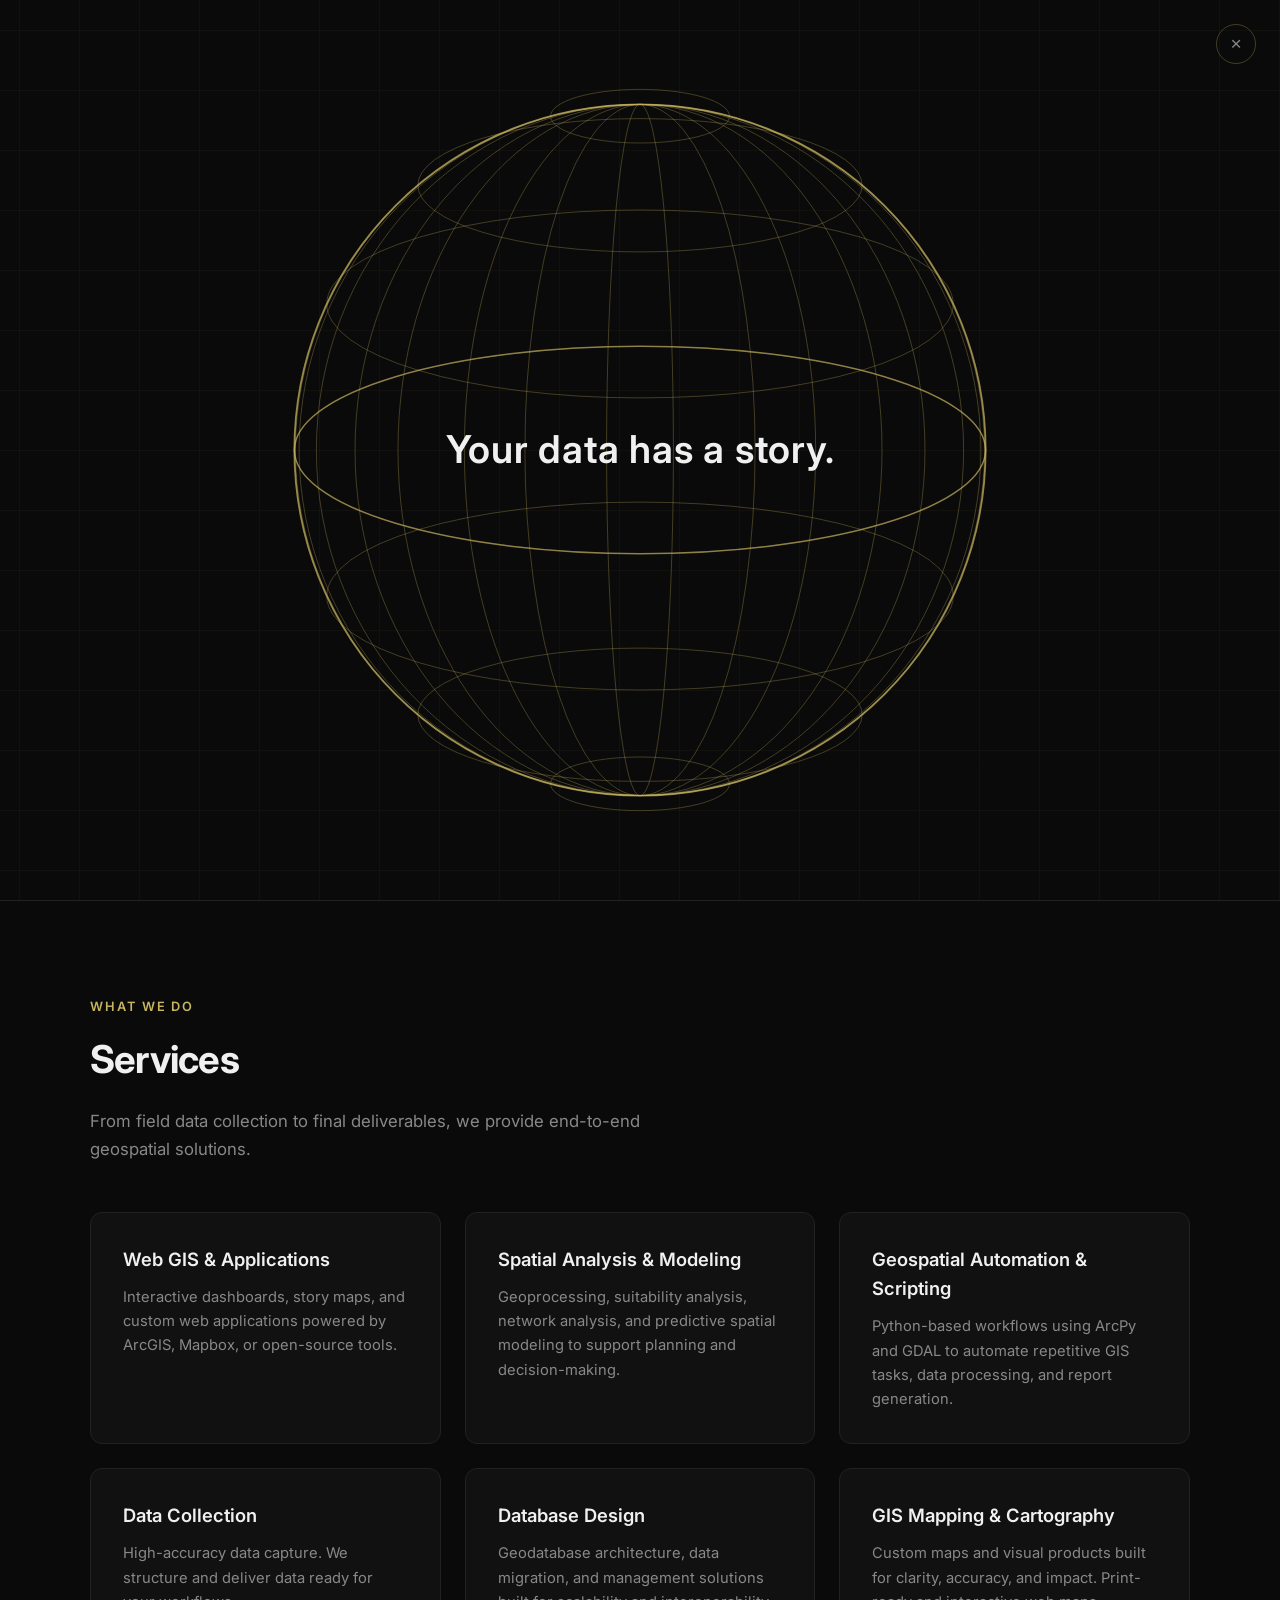
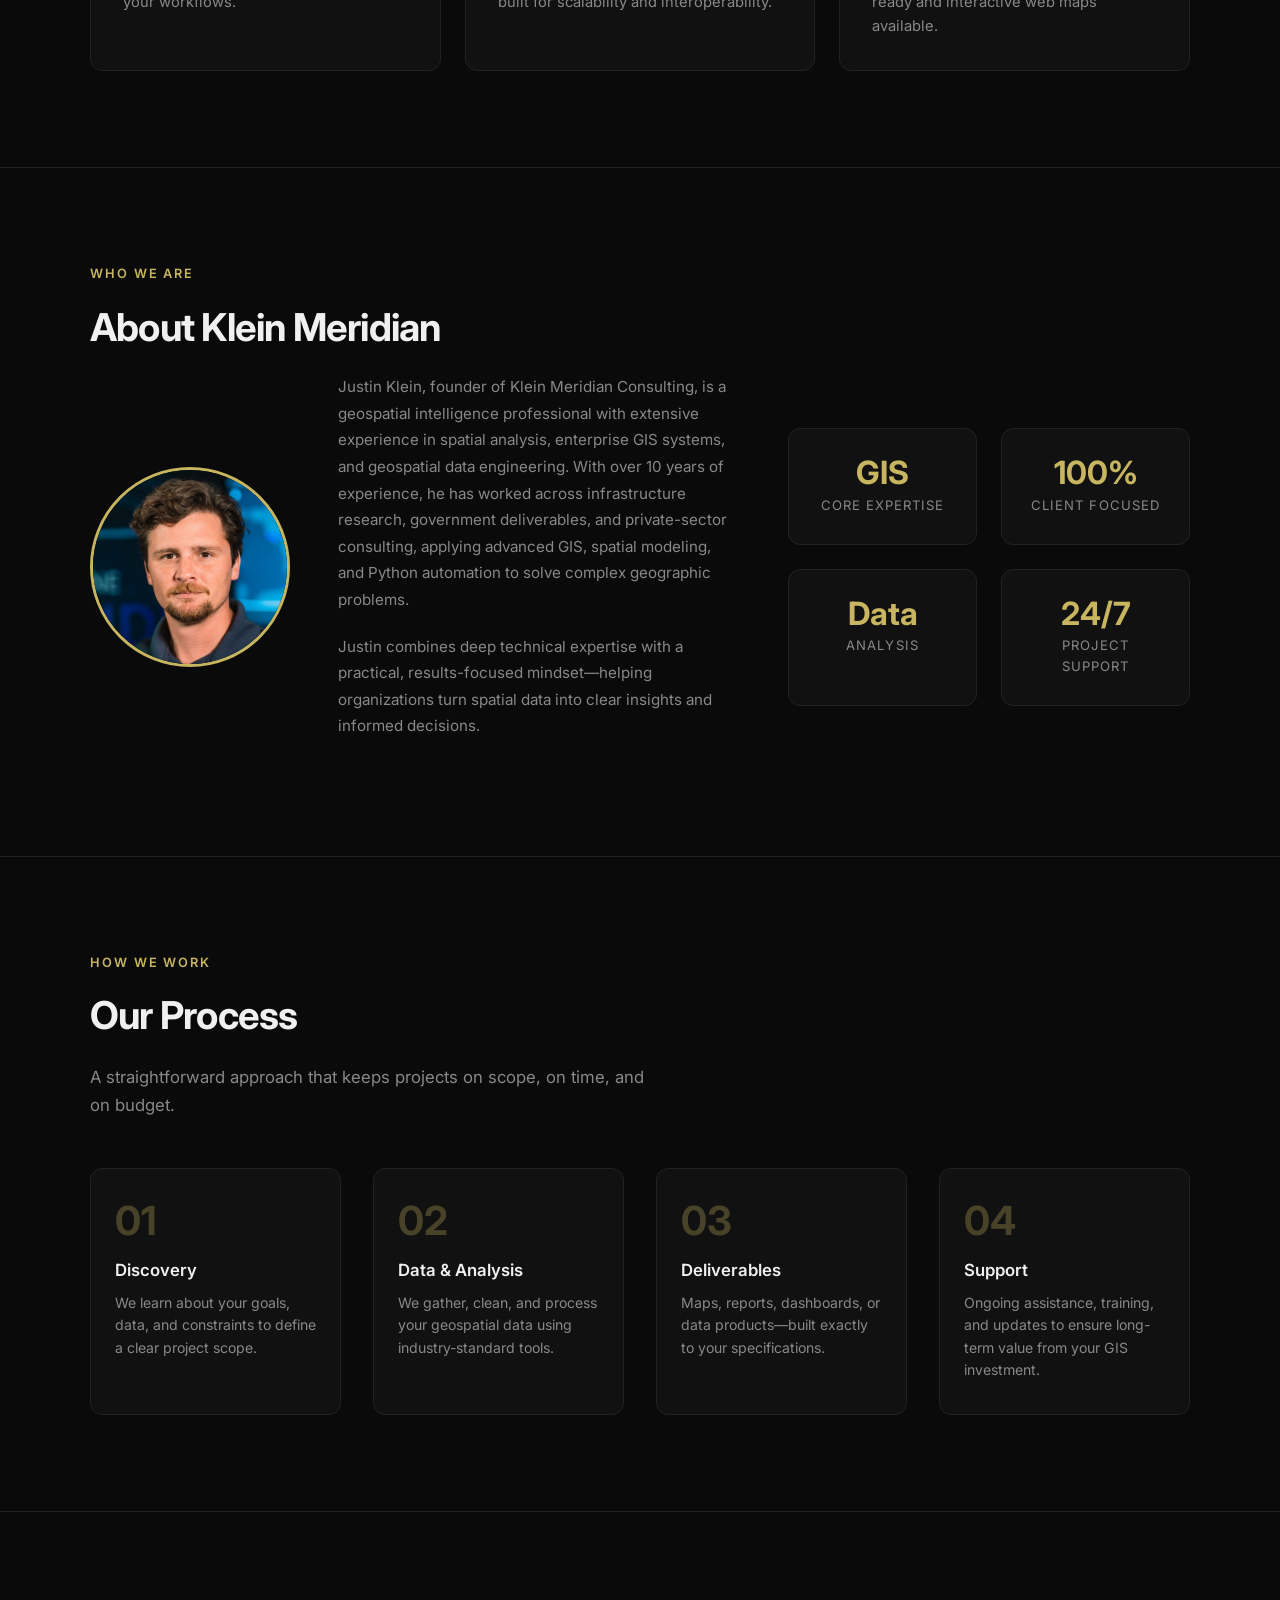
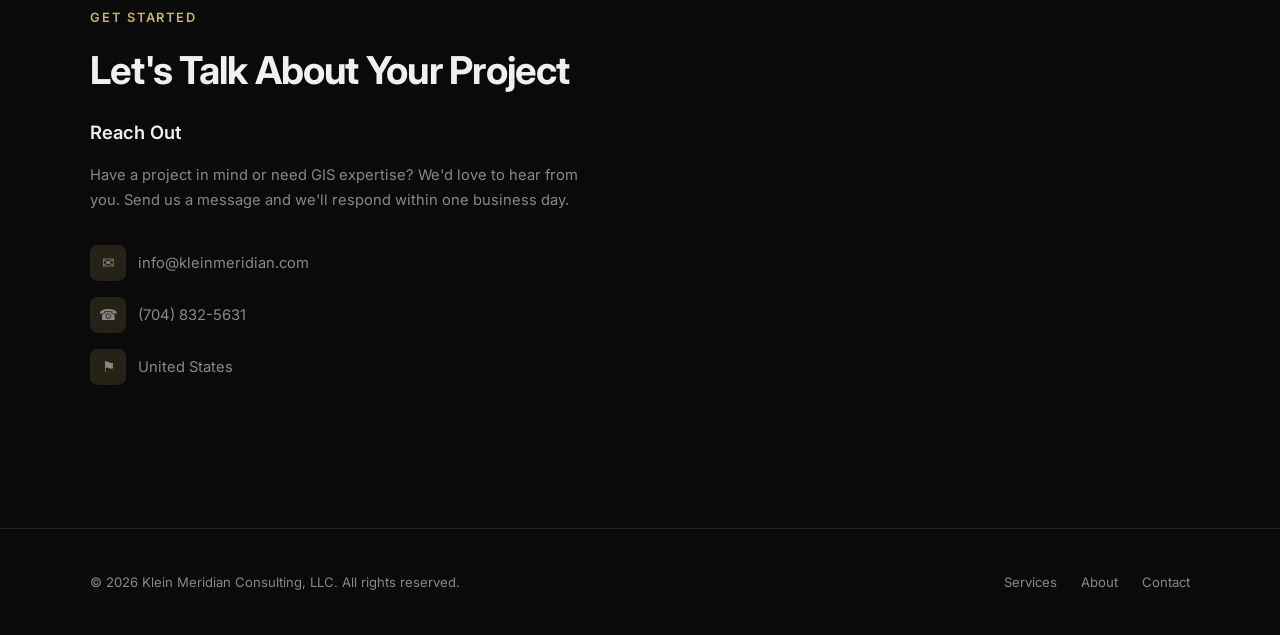
<file: docs/index.html>
<!DOCTYPE html>
<html lang="en">
<head>
  <meta charset="UTF-8">
  <meta name="viewport" content="width=device-width, initial-scale=1.0">
  <title>Klein Meridian Consulting | GIS & Geospatial Services | Wilmington, NC</title>
  <meta name="description" content="Klein Meridian Consulting provides expert GIS mapping, spatial analysis, geospatial automation, and consulting services in Wilmington, NC and nationwide.">
  <meta name="keywords" content="GIS consulting, geospatial services, spatial analysis, GIS mapping, Wilmington NC, web GIS, geodatabase, cartography, ArcGIS, geospatial consulting">
  <meta name="author" content="Klein Meridian Consulting, LLC">
  <meta name="robots" content="index, follow">
  <link rel="canonical" href="https://kleinmeridian.com/">

  <!-- Open Graph -->
  <meta property="og:title" content="Klein Meridian Consulting | GIS & Geospatial Services">
  <meta property="og:description" content="Expert GIS mapping, spatial analysis, and geospatial consulting services in Wilmington, NC and nationwide.">
  <meta property="og:type" content="website">
  <meta property="og:url" content="https://kleinmeridian.com/">
  <meta property="og:image" content="https://kleinmeridian.com/images/Logo.png">
  <meta property="og:site_name" content="Klein Meridian Consulting">

  <!-- Twitter Card -->
  <meta name="twitter:card" content="summary">
  <meta name="twitter:title" content="Klein Meridian Consulting | GIS & Geospatial Services">
  <meta name="twitter:description" content="Expert GIS mapping, spatial analysis, and geospatial consulting in Wilmington, NC.">
  <meta name="twitter:image" content="https://kleinmeridian.com/images/Logo.png">

  <!-- Structured Data -->
  <script type="application/ld+json">
  {
    "@context": "https://schema.org",
    "@type": "ProfessionalService",
    "name": "Klein Meridian Consulting, LLC",
    "description": "Expert GIS mapping, spatial analysis, and geospatial consulting services.",
    "url": "https://kleinmeridian.com/",
    "logo": "https://kleinmeridian.com/images/Logo.png",
    "telephone": "+1-704-832-5631",
    "email": "info@kleinmeridian.com",
    "address": {
      "@type": "PostalAddress",
      "addressLocality": "Wilmington",
      "addressRegion": "NC",
      "addressCountry": "US"
    },
    "areaServed": [
      { "@type": "City", "name": "Wilmington" },
      { "@type": "State", "name": "North Carolina" },
      { "@type": "Country", "name": "United States" }
    ],
    "serviceType": ["GIS Consulting", "Spatial Analysis", "Geospatial Mapping", "Web GIS Development", "Geodatabase Design", "Cartography"],
    "sameAs": []
  }
  </script>

  <link rel="icon" href="images/Logo.png" type="image/png">
  <link rel="preconnect" href="https://fonts.googleapis.com">
  <link rel="preconnect" href="https://fonts.gstatic.com" crossorigin>
  <link href="https://fonts.googleapis.com/css2?family=Inter:wght@300;400;500;600;700&display=swap" rel="stylesheet">
  <style>
    *, *::before, *::after { margin: 0; padding: 0; box-sizing: border-box; }

    :root {
      --bg: #0a0a0a;
      --surface: #111111;
      --surface-hover: #1a1a1a;
      --border: #222222;
      --text: #f0f0f0;
      --text-muted: #888888;
      --accent: #c8b560;
      --accent-dim: rgba(200, 181, 96, 0.15);
    }

    html { scroll-behavior: smooth; }

    body {
      font-family: 'Inter', -apple-system, BlinkMacSystemFont, sans-serif;
      background: var(--bg);
      color: var(--text);
      line-height: 1.6;
      -webkit-font-smoothing: antialiased;
    }

    /* ── Topo background pattern ── */
    .topo-bg {
      position: fixed;
      inset: 0;
      z-index: 0;
      opacity: 0.03;
      pointer-events: none;
      background-image: url("data:image/svg+xml,%3Csvg width='600' height='600' xmlns='http://www.w3.org/2000/svg'%3E%3Cpath d='M0 300 Q150 250 300 300 T600 300' fill='none' stroke='white' stroke-width='1'/%3E%3Cpath d='M0 280 Q150 230 300 280 T600 280' fill='none' stroke='white' stroke-width='1'/%3E%3Cpath d='M0 320 Q150 270 300 320 T600 320' fill='none' stroke='white' stroke-width='1'/%3E%3Cpath d='M0 260 Q150 210 300 260 T600 260' fill='none' stroke='white' stroke-width='1'/%3E%3Cpath d='M0 340 Q150 290 300 340 T600 340' fill='none' stroke='white' stroke-width='1'/%3E%3Cpath d='M0 240 Q150 190 300 240 T600 240' fill='none' stroke='white' stroke-width='1'/%3E%3Cpath d='M0 360 Q150 310 300 360 T600 360' fill='none' stroke='white' stroke-width='1'/%3E%3Cpath d='M0 200 Q150 150 300 200 T600 200' fill='none' stroke='white' stroke-width='1'/%3E%3Cpath d='M0 400 Q150 350 300 400 T600 400' fill='none' stroke='white' stroke-width='1'/%3E%3C/svg%3E");
      background-size: 600px 600px;
    }

    /* ── Nav ── */
    nav {
      position: fixed;
      top: 0;
      width: 100%;
      z-index: 100;
      background: rgba(10, 10, 10, 0.8);
      backdrop-filter: blur(20px);
      border-bottom: 1px solid var(--border);
    }

    .nav-inner {
      max-width: 1200px;
      margin: 0 auto;
      padding: 0 2rem;
      height: 72px;
      display: flex;
      align-items: center;
      justify-content: space-between;
    }

    .nav-logo {
      display: flex;
      align-items: center;
      gap: 0.75rem;
      text-decoration: none;
      color: var(--text);
    }

    .nav-logo img {
      height: 36px;
      width: 36px;
      object-fit: cover;
      object-position: center 35%;
      border-radius: 50%;
      border: 1px solid var(--border);
    }

    .nav-logo span {
      font-weight: 600;
      font-size: 1.05rem;
      letter-spacing: -0.02em;
    }

    .nav-links {
      display: flex;
      gap: 2rem;
      list-style: none;
    }

    .nav-links a {
      color: var(--text-muted);
      text-decoration: none;
      font-size: 0.9rem;
      font-weight: 400;
      transition: color 0.2s;
    }

    .nav-links a:hover { color: var(--text); }

    .nav-cta {
      background: var(--accent);
      color: var(--bg);
      padding: 0.55rem 1.25rem;
      border-radius: 6px;
      text-decoration: none;
      font-size: 0.85rem;
      font-weight: 600;
      transition: opacity 0.2s;
    }

    .nav-cta:hover { opacity: 0.85; }

    /* Mobile menu */
    .menu-toggle {
      display: none;
      background: none;
      border: none;
      color: var(--text);
      font-size: 1.5rem;
      cursor: pointer;
    }

    /* ── Hero ── */
    .hero {
      position: relative;
      z-index: 1;
      min-height: 100vh;
      display: flex;
      align-items: center;
      justify-content: center;
      text-align: center;
      padding: 8rem 2rem 4rem;
    }

    .hero-content { max-width: 720px; }

    .hero-logo {
      width: 160px;
      height: 160px;
      margin: 0 auto 2rem;
      border-radius: 50%;
      object-fit: cover;
      object-position: 63% 48%;
      border: 2px solid rgba(200,181,96,0.4);
      transform: scale(1.25);
    }

    .hero h1 {
      font-size: clamp(2.2rem, 5vw, 3.5rem);
      font-weight: 700;
      letter-spacing: -0.03em;
      line-height: 1.15;
      margin-bottom: 0.5rem;
    }

    .hero .tagline {
      font-size: 1rem;
      letter-spacing: 0.2em;
      text-transform: uppercase;
      color: var(--accent);
      margin-bottom: 1.5rem;
      font-weight: 500;
    }

    .hero p {
      font-size: 1.15rem;
      color: var(--text-muted);
      max-width: 540px;
      margin: 0 auto 2.5rem;
      line-height: 1.7;
    }

    .hero-buttons {
      display: flex;
      gap: 1rem;
      justify-content: center;
      flex-wrap: wrap;
    }

    .btn {
      display: inline-flex;
      align-items: center;
      gap: 0.5rem;
      padding: 0.85rem 2rem;
      border-radius: 8px;
      text-decoration: none;
      font-size: 0.95rem;
      font-weight: 600;
      transition: all 0.2s;
      cursor: pointer;
      border: none;
    }

    .btn-primary {
      background: var(--accent);
      color: var(--bg);
    }

    .btn-primary:hover { opacity: 0.85; transform: translateY(-1px); }

    .btn-outline {
      background: transparent;
      color: var(--text);
      border: 1px solid var(--border);
    }

    .btn-outline:hover { border-color: var(--text-muted); background: var(--surface); }

    /* ── Section defaults ── */
    section {
      position: relative;
      z-index: 1;
      padding: 6rem 2rem;
    }

    .section-inner {
      max-width: 1100px;
      margin: 0 auto;
    }

    .section-label {
      font-size: 0.8rem;
      text-transform: uppercase;
      letter-spacing: 0.15em;
      color: var(--accent);
      font-weight: 600;
      margin-bottom: 0.75rem;
    }

    .section-title {
      font-size: clamp(1.8rem, 3.5vw, 2.4rem);
      font-weight: 700;
      letter-spacing: -0.02em;
      margin-bottom: 1rem;
    }

    .section-desc {
      color: var(--text-muted);
      font-size: 1.05rem;
      max-width: 560px;
      line-height: 1.7;
      margin-bottom: 3rem;
    }

    /* ── Services ── */
    #services { border-top: 1px solid var(--border); }

    .services-grid {
      display: grid;
      grid-template-columns: repeat(auto-fit, minmax(300px, 1fr));
      gap: 1.5rem;
    }

    .service-card {
      background: var(--surface);
      border: 1px solid var(--border);
      border-radius: 12px;
      padding: 2rem;
      transition: all 0.25s;
    }

    .service-card:hover {
      border-color: var(--accent);
      background: var(--surface-hover);
      transform: translateY(-2px);
    }

    .service-icon {
      width: 44px;
      height: 44px;
      background: var(--accent-dim);
      border-radius: 10px;
      display: flex;
      align-items: center;
      justify-content: center;
      margin-bottom: 1.25rem;
      font-size: 0.82rem;
      font-weight: 700;
      color: var(--accent);
      letter-spacing: 0.02em;
    }

    .service-card h3 {
      font-size: 1.15rem;
      font-weight: 600;
      margin-bottom: 0.65rem;
    }

    .service-card p {
      color: var(--text-muted);
      font-size: 0.92rem;
      line-height: 1.65;
    }

    /* ── About ── */
    #about { border-top: 1px solid var(--border); }

    .about-content {
      display: grid;
      grid-template-columns: auto 1fr 1fr;
      gap: 3rem;
      align-items: center;
    }

    .about-headshot {
      width: 200px;
      height: 200px;
      border-radius: 50%;
      object-fit: cover;
      object-position: center top;
      border: 3px solid var(--accent);
    }

    .about-text p {
      color: var(--text-muted);
      font-size: 0.95rem;
      line-height: 1.75;
      margin-bottom: 1.25rem;
    }

    .about-stats {
      display: grid;
      grid-template-columns: 1fr 1fr;
      gap: 1.5rem;
    }

    .stat {
      background: var(--surface);
      border: 1px solid var(--border);
      border-radius: 12px;
      padding: 1.75rem;
      text-align: center;
    }

    .stat-number {
      font-size: 2rem;
      font-weight: 700;
      color: var(--accent);
      line-height: 1;
      margin-bottom: 0.35rem;
    }

    .stat-label {
      color: var(--text-muted);
      font-size: 0.82rem;
      text-transform: uppercase;
      letter-spacing: 0.08em;
    }

    /* ── Process ── */
    #process { border-top: 1px solid var(--border); }

    .process-steps {
      display: grid;
      grid-template-columns: repeat(auto-fit, minmax(220px, 1fr));
      gap: 2rem;
      counter-reset: step;
    }

    .step {
      position: relative;
      padding: 2rem 1.5rem;
      background: var(--surface);
      border: 1px solid var(--border);
      border-radius: 12px;
      counter-increment: step;
    }

    .step::before {
      content: counter(step, decimal-leading-zero);
      font-size: 2.5rem;
      font-weight: 700;
      color: var(--accent);
      opacity: 0.3;
      line-height: 1;
      margin-bottom: 1rem;
      display: block;
    }

    .step h3 {
      font-size: 1.05rem;
      font-weight: 600;
      margin-bottom: 0.5rem;
    }

    .step p {
      color: var(--text-muted);
      font-size: 0.88rem;
      line-height: 1.6;
    }

    /* ── Contact ── */
    #contact { border-top: 1px solid var(--border); }

    .contact-grid {
      display: grid;
      grid-template-columns: 1fr 1fr;
      gap: 4rem;
    }

    .contact-info h3 {
      font-size: 1.15rem;
      font-weight: 600;
      margin-bottom: 1rem;
    }

    .contact-info p {
      color: var(--text-muted);
      font-size: 0.92rem;
      line-height: 1.7;
      margin-bottom: 2rem;
    }

    .contact-detail {
      display: flex;
      align-items: center;
      gap: 0.75rem;
      margin-bottom: 1rem;
      color: var(--text-muted);
      font-size: 0.92rem;
    }

    .contact-detail span:first-child {
      width: 36px;
      height: 36px;
      background: var(--accent-dim);
      border-radius: 8px;
      display: flex;
      align-items: center;
      justify-content: center;
      flex-shrink: 0;
    }

    .contact-form {
      display: flex;
      flex-direction: column;
      gap: 1rem;
    }

    .form-row {
      display: grid;
      grid-template-columns: 1fr 1fr;
      gap: 1rem;
    }

    .contact-form input,
    .contact-form textarea {
      background: var(--surface);
      border: 1px solid var(--border);
      border-radius: 8px;
      padding: 0.85rem 1rem;
      color: var(--text);
      font-family: inherit;
      font-size: 0.9rem;
      transition: border-color 0.2s;
      outline: none;
      width: 100%;
    }

    .contact-form input:focus,
    .contact-form textarea:focus {
      border-color: var(--accent);
    }

    .contact-form textarea { resize: vertical; min-height: 130px; }

    .contact-form .btn { width: 100%; justify-content: center; }

    /* ── Footer ── */
    footer {
      position: relative;
      z-index: 1;
      border-top: 1px solid var(--border);
      padding: 2.5rem 2rem;
    }

    .footer-inner {
      max-width: 1100px;
      margin: 0 auto;
      display: flex;
      justify-content: space-between;
      align-items: center;
      flex-wrap: wrap;
      gap: 1rem;
    }

    .footer-inner p {
      color: var(--text-muted);
      font-size: 0.82rem;
    }

    .footer-links {
      display: flex;
      gap: 1.5rem;
      list-style: none;
    }

    .footer-links a {
      color: var(--text-muted);
      text-decoration: none;
      font-size: 0.82rem;
      transition: color 0.2s;
    }

    .footer-links a:hover { color: var(--text); }

    /* ── Responsive ── */
    @media (max-width: 768px) {
      .nav-links { display: none; }
      .menu-toggle { display: block; }

      .nav-links.open {
        display: flex;
        flex-direction: column;
        position: absolute;
        top: 72px;
        left: 0;
        right: 0;
        background: rgba(10, 10, 10, 0.95);
        backdrop-filter: blur(20px);
        padding: 1.5rem 2rem;
        border-bottom: 1px solid var(--border);
        gap: 1rem;
      }

      .about-content,
      .contact-grid {
        grid-template-columns: 1fr;
        gap: 2.5rem;
      }

      .about-headshot {
        width: 160px;
        height: 160px;
        justify-self: center;
      }

      .form-row { grid-template-columns: 1fr; }

      section { padding: 4rem 1.5rem; }

      .footer-inner {
        flex-direction: column;
        text-align: center;
      }
    }

    /* ── Cinematic Intro ── */
    .cin-overlay {
      position: fixed;
      inset: 0;
      z-index: 150;
      background: #0a0a0a;
      display: flex;
      align-items: center;
      justify-content: center;
      overflow: hidden;
    }

    .cin-overlay.done {
      opacity: 0;
      transition: opacity 0.8s ease;
      pointer-events: none;
    }

    .cin-overlay.removed {
      display: none;
    }

    .cin-bg-layers {
      position: absolute;
      inset: 0;
      overflow: hidden;
    }

    .cin-grid {
      position: absolute;
      inset: -50%;
      width: 200%;
      height: 200%;
      background:
        repeating-linear-gradient(0deg, transparent, transparent 59px, rgba(200,181,96,0.04) 59px, rgba(200,181,96,0.04) 60px),
        repeating-linear-gradient(90deg, transparent, transparent 59px, rgba(200,181,96,0.04) 59px, rgba(200,181,96,0.04) 60px);
      animation: cin-grid-drift 12s linear infinite;
    }

    @keyframes cin-grid-drift {
      0%   { transform: translate(0, 0); }
      100% { transform: translate(60px, 60px); }
    }

    .cin-gradient {
      position: absolute;
      width: 600px;
      height: 600px;
      border-radius: 50%;
      filter: blur(120px);
      opacity: 0;
    }

    .cin-gradient-1 {
      background: radial-gradient(circle, rgba(200,181,96,0.25) 0%, transparent 70%);
      top: 20%;
      left: 15%;
      animation: cin-glow-1 9s ease-in-out forwards;
    }

    .cin-gradient-2 {
      background: radial-gradient(circle, rgba(200,181,96,0.15) 0%, transparent 70%);
      bottom: 10%;
      right: 10%;
      animation: cin-glow-2 9s ease-in-out 1.5s forwards;
    }

    @keyframes cin-glow-1 {
      0%   { opacity: 0; transform: scale(0.8); }
      25%  { opacity: 1; }
      60%  { opacity: 0.6; transform: scale(1.1) translate(5%, -3%); }
      100% { opacity: 0; transform: scale(1.3) translate(10%, -5%); }
    }

    @keyframes cin-glow-2 {
      0%   { opacity: 0; transform: scale(0.8); }
      30%  { opacity: 0.8; }
      65%  { opacity: 0.5; transform: scale(1.2) translate(-5%, 3%); }
      100% { opacity: 0; transform: scale(1.4); }
    }

    .cin-globe {
      position: absolute;
      top: 50%;
      left: 50%;
      transform: translate(-50%, -50%);
    }

    .cin-text {
      position: absolute;
      font-family: 'Inter', sans-serif;
      text-align: center;
      opacity: 0;
      padding: 0 2rem;
      z-index: 2;
    }

    .cin-text-1 {
      font-size: clamp(1.4rem, 4vw, 2.4rem);
      font-weight: 600;
      letter-spacing: 0.02em;
      color: var(--text);
    }

    .cin-text-2 {
      font-size: clamp(1.4rem, 4vw, 2.4rem);
      font-weight: 600;
      letter-spacing: 0.02em;
      color: var(--accent);
    }

    .cin-text-3 {
      display: flex;
      flex-direction: column;
      align-items: center;
      gap: 1rem;
    }

    .cin-text-3 span {
      font-size: clamp(1.6rem, 5vw, 2.8rem);
      font-weight: 700;
      letter-spacing: -0.02em;
      color: var(--text);
    }

    .cin-logo {
      width: 160px;
      height: 160px;
      object-fit: cover;
      object-position: 63% 48%;
      border-radius: 50%;
      border: 2px solid rgba(200,181,96,0.4);
      transform: scale(1.25);
    }

    .cin-skip {
      position: absolute;
      top: 1.5rem;
      right: 1.5rem;
      z-index: 3;
      background: none;
      border: 1px solid rgba(200,181,96,0.3);
      color: var(--text-muted);
      width: 40px;
      height: 40px;
      border-radius: 50%;
      font-size: 1.2rem;
      cursor: pointer;
      display: flex;
      align-items: center;
      justify-content: center;
      transition: all 0.2s;
      line-height: 1;
    }

    .cin-skip:hover {
      border-color: var(--accent);
      color: var(--text);
      background: rgba(200,181,96,0.1);
    }

    @media (prefers-reduced-motion: reduce) {
      .cin-overlay { display: none; }
    }

    /* ── Fade-in animation ── */
    .fade-in {
      opacity: 0;
      transform: translateY(20px);
      transition: opacity 0.6s ease, transform 0.6s ease;
    }

    .fade-in.visible {
      opacity: 1;
      transform: translateY(0);
    }
  </style>
</head>
<body>
  <div class="topo-bg"></div>

  <!-- Cinematic Intro Overlay -->
  <div class="cin-overlay" id="cinOverlay">
    <button class="cin-skip" id="cinSkip" aria-label="Skip intro">&times;</button>
    <div class="cin-bg-layers">
      <div class="cin-grid"></div>
      <div class="cin-gradient cin-gradient-1"></div>
      <div class="cin-gradient cin-gradient-2"></div>
    </div>
    <canvas id="cinGlobe" class="cin-globe"></canvas>
    <div class="cin-text cin-text-1">Your data has a story.</div>
    <div class="cin-text cin-text-2">We help you see it.</div>
    <div class="cin-text cin-text-3">
      <img src="images/Logo.png" alt="Klein Meridian" class="cin-logo">
    </div>
  </div>

  <!-- Nav -->
  <nav>
    <div class="nav-inner">
      <a href="#" class="nav-logo">
        <img src="images/Logo.png" alt="Klein Meridian">
        <span>Klein Meridian</span>
      </a>
      <button class="menu-toggle" onclick="document.querySelector('.nav-links').classList.toggle('open')" aria-label="Menu">&#9776;</button>
      <ul class="nav-links">
        <li><a href="#services">Services</a></li>
        <li><a href="#about">About</a></li>
        <li><a href="#process">Process</a></li>
        <li><a href="#contact" class="nav-cta">Get in Touch</a></li>
      </ul>
    </div>
  </nav>

  <!-- Hero -->
  <section class="hero">
    <div class="hero-content">
      <img src="images/Logo.png" alt="Klein Meridian Consulting" class="hero-logo">
      <p class="tagline">GIS &amp; Geospatial Consulting</p>
      <h1>Spatial Intelligence That Drive Decisions</h1>
      <p>Expert geospatial analysis, custom mapping, and spatial data services tailored to your project needs.</p>
      <div class="hero-buttons">
        <a href="#contact" class="btn btn-primary">Start a Project</a>
        <a href="#services" class="btn btn-outline">Our Services</a>
      </div>
    </div>
  </section>

  <!-- Services -->
  <section id="services">
    <div class="section-inner">
      <p class="section-label fade-in">What We Do</p>
      <h2 class="section-title fade-in">Services</h2>
      <p class="section-desc fade-in">From field data collection to final deliverables, we provide end-to-end geospatial solutions.</p>
      <div class="services-grid">
        <div class="service-card fade-in">
          <h3>Web GIS &amp; Applications</h3>
          <p>Interactive dashboards, story maps, and custom web applications powered by ArcGIS, Mapbox, or open-source tools.</p>
        </div>
        <div class="service-card fade-in">
          <h3>Spatial Analysis &amp; Modeling</h3>
          <p>Geoprocessing, suitability analysis, network analysis, and predictive spatial modeling to support planning and decision-making.</p>
        </div>
        <div class="service-card fade-in">
          <h3>Geospatial Automation &amp; Scripting</h3>
          <p>Python-based workflows using ArcPy and GDAL to automate repetitive GIS tasks, data processing, and report generation.</p>
        </div>
        <div class="service-card fade-in">
          <h3>Data Collection</h3>
          <p>High-accuracy data capture. We structure and deliver data ready for your workflows.</p>
        </div>
        <div class="service-card fade-in">
          <h3>Database Design</h3>
          <p>Geodatabase architecture, data migration, and management solutions built for scalability and interoperability.</p>
        </div>
        <div class="service-card fade-in">
          <h3>GIS Mapping &amp; Cartography</h3>
          <p>Custom maps and visual products built for clarity, accuracy, and impact. Print-ready and interactive web maps available.</p>
        </div>
      </div>
    </div>
  </section>

  <!-- About -->
  <section id="about">
    <div class="section-inner">
      <p class="section-label fade-in">Who We Are</p>
      <h2 class="section-title fade-in">About Klein Meridian</h2>
      <div class="about-content">
        <img src="images/headshot.jpg" alt="Justin Klein" class="about-headshot fade-in">
        <div class="about-text fade-in">
          <p>Justin Klein, founder of Klein Meridian Consulting, is a geospatial intelligence professional with extensive experience in spatial analysis, enterprise GIS systems, and geospatial data engineering. With over 10 years of experience, he has worked across infrastructure research, government deliverables, and private-sector consulting, applying advanced GIS, spatial modeling, and Python automation to solve complex geographic problems.</p>
          <p>Justin combines deep technical expertise with a practical, results-focused mindset—helping organizations turn spatial data into clear insights and informed decisions.</p>
        </div>
        <div class="about-stats fade-in">
          <div class="stat">
            <div class="stat-number">GIS</div>
            <div class="stat-label">Core Expertise</div>
          </div>
          <div class="stat">
            <div class="stat-number">100%</div>
            <div class="stat-label">Client Focused</div>
          </div>
          <div class="stat">
            <div class="stat-number">Data</div>
            <div class="stat-label">ANALYSIS</div>
          </div>
          <div class="stat">
            <div class="stat-number">24/7</div>
            <div class="stat-label">Project Support</div>
          </div>
        </div>
      </div>
    </div>
  </section>

  <!-- Process -->
  <section id="process">
    <div class="section-inner">
      <p class="section-label fade-in">How We Work</p>
      <h2 class="section-title fade-in">Our Process</h2>
      <p class="section-desc fade-in">A straightforward approach that keeps projects on scope, on time, and on budget.</p>
      <div class="process-steps">
        <div class="step fade-in">
          <h3>Discovery</h3>
          <p>We learn about your goals, data, and constraints to define a clear project scope.</p>
        </div>
        <div class="step fade-in">
          <h3>Data &amp; Analysis</h3>
          <p>We gather, clean, and process your geospatial data using industry-standard tools.</p>
        </div>
        <div class="step fade-in">
          <h3>Deliverables</h3>
          <p>Maps, reports, dashboards, or data products&mdash;built exactly to your specifications.</p>
        </div>
        <div class="step fade-in">
          <h3>Support</h3>
          <p>Ongoing assistance, training, and updates to ensure long-term value from your GIS investment.</p>
        </div>
      </div>
    </div>
  </section>

  <!-- Contact -->
  <section id="contact">
    <div class="section-inner">
      <p class="section-label fade-in">Get Started</p>
      <h2 class="section-title fade-in">Let's Talk About Your Project</h2>
      <div class="contact-grid">
        <div class="contact-info fade-in">
          <h3>Reach Out</h3>
          <p>Have a project in mind or need GIS expertise? We'd love to hear from you. Send us a message and we'll respond within one business day.</p>
          <div class="contact-detail">
            <span>&#9993;</span>
            <span>info@kleinmeridian.com</span>
          </div>
          <div class="contact-detail">
            <span>&#9742;</span>
            <span>(704) 832-5631</span>
          </div>
          <div class="contact-detail">
            <span>&#9873;</span>
            <span>United States</span>
          </div>
        </div>
        <form class="contact-form fade-in" action="https://formspree.io/f/xvzwzyav" method="POST">
          <div class="form-row">
            <input type="text" name="name" placeholder="Your Name" required>
            <input type="email" name="email" placeholder="Email Address" required>
          </div>
          <input type="text" name="subject" placeholder="Subject">
          <textarea name="message" placeholder="Tell us about your project..." required></textarea>
          <button type="submit" class="btn btn-primary">Send Message</button>
        </form>
      </div>
    </div>
  </section>

  <!-- Footer -->
  <footer>
    <div class="footer-inner">
      <p>&copy; 2026 Klein Meridian Consulting, LLC. All rights reserved.</p>
      <ul class="footer-links">
        <li><a href="#services">Services</a></li>
        <li><a href="#about">About</a></li>
        <li><a href="#contact">Contact</a></li>
      </ul>
    </div>
  </footer>

  

  <script>
    // ── Cinematic Intro ──
    (function() {
      var overlay = document.getElementById('cinOverlay');
      if (!overlay) return;

      var TOTAL = 9800;
      var start = Date.now();
      var stopped = false;

      var canvas = document.getElementById('cinGlobe');
      var ctx = canvas ? canvas.getContext('2d') : null;
      // Use a large canvas for crisp rendering at all zoom levels
      var canvasSize = Math.max(window.innerWidth, window.innerHeight) * 1.5;
      canvasSize = Math.max(800, Math.min(canvasSize, 2000));
      if (canvas) {
        var dpr = window.devicePixelRatio || 1;
        canvas.width = canvasSize * dpr;
        canvas.height = canvasSize * dpr;
        canvas.style.width = canvasSize + 'px';
        canvas.style.height = canvasSize + 'px';
        ctx.scale(dpr, dpr);
      }

      var baseR = canvasSize * 0.18; // Starting radius
      var ctr = canvasSize / 2;
      var rot = 0;

      var txt1 = overlay.querySelector('.cin-text-1');
      var txt2 = overlay.querySelector('.cin-text-2');
      var txt3 = overlay.querySelector('.cin-text-3');

      function ease(t) { return t < 0.5 ? 2*t*t : 1 - Math.pow(-2*t+2, 2)/2; }

      function drawGlobe(R, alpha, lineW) {
        if (!ctx) return;
        ctx.clearRect(0, 0, canvasSize, canvasSize);

        ctx.strokeStyle = 'rgba(200,181,96,' + alpha + ')';
        ctx.lineWidth = lineW;
        for (var lat = -75; lat <= 75; lat += 25) {
          var lr = lat * Math.PI / 180;
          var r = R * Math.cos(lr);
          var y = ctr - R * Math.sin(lr);
          ctx.beginPath();
          ctx.ellipse(ctr, y, r, r * 0.3, 0, 0, Math.PI * 2);
          ctx.stroke();
        }

        ctx.strokeStyle = 'rgba(200,181,96,' + Math.min(alpha * 2, 0.7) + ')';
        ctx.lineWidth = lineW * 1.5;
        ctx.beginPath();
        ctx.ellipse(ctr, ctr, R, R * 0.3, 0, 0, Math.PI * 2);
        ctx.stroke();

        ctx.strokeStyle = 'rgba(200,181,96,' + alpha + ')';
        ctx.lineWidth = lineW;
        for (var lon = 0; lon < 180; lon += 25) {
          var lr2 = (lon + rot) * Math.PI / 180;
          var rx = R * Math.cos(lr2);
          ctx.beginPath();
          ctx.ellipse(ctr, ctr, Math.abs(rx), R, 0, 0, Math.PI * 2);
          ctx.stroke();
        }

        ctx.strokeStyle = 'rgba(200,181,96,' + Math.min(alpha * 2.5, 0.8) + ')';
        ctx.lineWidth = lineW * 1.8;
        ctx.beginPath();
        ctx.arc(ctr, ctr, R, 0, Math.PI * 2);
        ctx.stroke();
      }

      function lerp(a, b, t) { return a + (b - a) * Math.max(0, Math.min(1, t)); }

      function frame() {
        if (stopped) return;
        var t = (Date.now() - start) / 1000;

        // ── Globe spin speed: slow → fast ──
        var speed;
        if (t < 1.5) speed = 0.2;
        else if (t < 4) speed = lerp(0.2, 1.5, (t - 1.5) / 2.5);
        else if (t < 6.5) speed = lerp(1.5, 5, (t - 4) / 2.5);
        else speed = lerp(5, 8, (t - 6.5) / 2);
        rot += speed;

        // ── Globe opacity ──
        var alpha;
        if (t < 0.8) alpha = lerp(0, 0.3, t / 0.8);
        else if (t < 6) alpha = 0.3;
        else if (t < 7.5) alpha = lerp(0.3, 0, (t - 6) / 1.5);
        else alpha = 0;

        // ── Globe zoom via radius (stays crisp) ──
        var R;
        if (t < 4) R = baseR;
        else if (t < 7.5) R = lerp(baseR, canvasSize * 0.8, ease((t - 4) / 3.5));
        else R = canvasSize * 0.8;

        drawGlobe(R, alpha, 0.8 + (R / baseR) * 0.2);

        // ── Text 1: "Your data has a story." (0.5s - 3s) ──
        if (t < 0.5) txt1.style.opacity = 0;
        else if (t < 1.2) { txt1.style.opacity = lerp(0, 1, (t - 0.5) / 0.7); txt1.style.transform = 'translateY(' + lerp(12, 0, (t - 0.5) / 0.7) + 'px)'; }
        else if (t < 2.5) { txt1.style.opacity = 1; txt1.style.transform = 'translateY(0)'; }
        else if (t < 3.2) { txt1.style.opacity = lerp(1, 0, (t - 2.5) / 0.7); txt1.style.transform = 'translateY(' + lerp(0, -8, (t - 2.5) / 0.7) + 'px)'; }
        else txt1.style.opacity = 0;

        // ── Text 2: "We help you see it." (3.2s - 6s) ──
        if (t < 3.2) txt2.style.opacity = 0;
        else if (t < 3.9) { txt2.style.opacity = lerp(0, 1, (t - 3.2) / 0.7); txt2.style.transform = 'translateY(' + lerp(12, 0, (t - 3.2) / 0.7) + 'px)'; }
        else if (t < 5.5) { txt2.style.opacity = 1; txt2.style.transform = 'translateY(0)'; }
        else if (t < 6.2) { txt2.style.opacity = lerp(1, 0, (t - 5.5) / 0.7); txt2.style.transform = 'translateY(' + lerp(0, -8, (t - 5.5) / 0.7) + 'px)'; }
        else txt2.style.opacity = 0;

        // ── Text 3: Logo + "Klein Meridian" (7s - 9.2s) ──
        if (t < 7) txt3.style.opacity = 0;
        else if (t < 7.8) { txt3.style.opacity = lerp(0, 1, (t - 7) / 0.8); txt3.style.transform = 'translateY(' + lerp(12, 0, (t - 7) / 0.8) + 'px)'; }
        else if (t < 8.8) { txt3.style.opacity = 1; txt3.style.transform = 'translateY(0)'; }
        else if (t < 9.4) { txt3.style.opacity = lerp(1, 0, (t - 8.8) / 0.6); }
        else txt3.style.opacity = 0;

        requestAnimationFrame(frame);
      }

      requestAnimationFrame(frame);

      setTimeout(function() {
        stopped = true;
        overlay.classList.add('done');
      }, TOTAL);

      overlay.addEventListener('transitionend', function(e) {
        if (e.target === overlay && overlay.classList.contains('done')) {
          overlay.classList.add('removed');
          // Reset for next visit
          overlay.classList.remove('done');
          if (canvas) canvas.style.transform = 'translate(-50%, -50%) scale(1)';
          txt1.style.opacity = 0;
          txt2.style.opacity = 0;
          txt3.style.opacity = 0;
        }
      });

      function skip() {
        stopped = true;
        overlay.classList.add('done');
        document.removeEventListener('keydown', skip);
      }
      var skipBtn = document.getElementById('cinSkip');
      if (skipBtn) skipBtn.addEventListener('click', skip);
      document.addEventListener('keydown', skip);
    })();

    // Intersection Observer for fade-in animations
    const observer = new IntersectionObserver((entries) => {
      entries.forEach((entry, i) => {
        if (entry.isIntersecting) {
          setTimeout(() => entry.target.classList.add('visible'), i * 80);
          observer.unobserve(entry.target);
        }
      });
    }, { threshold: 0.1 });

    document.querySelectorAll('.fade-in').forEach(el => observer.observe(el));

    // Close mobile nav on link click
    document.querySelectorAll('.nav-links a').forEach(link => {
      link.addEventListener('click', () => {
        document.querySelector('.nav-links').classList.remove('open');
      });
    });

    // Shrink nav on scroll
    window.addEventListener('scroll', () => {
      document.querySelector('nav').style.borderBottomColor =
        window.scrollY > 50 ? 'var(--border)' : 'transparent';
    });
  </script>
</body>
</html>
</file>
